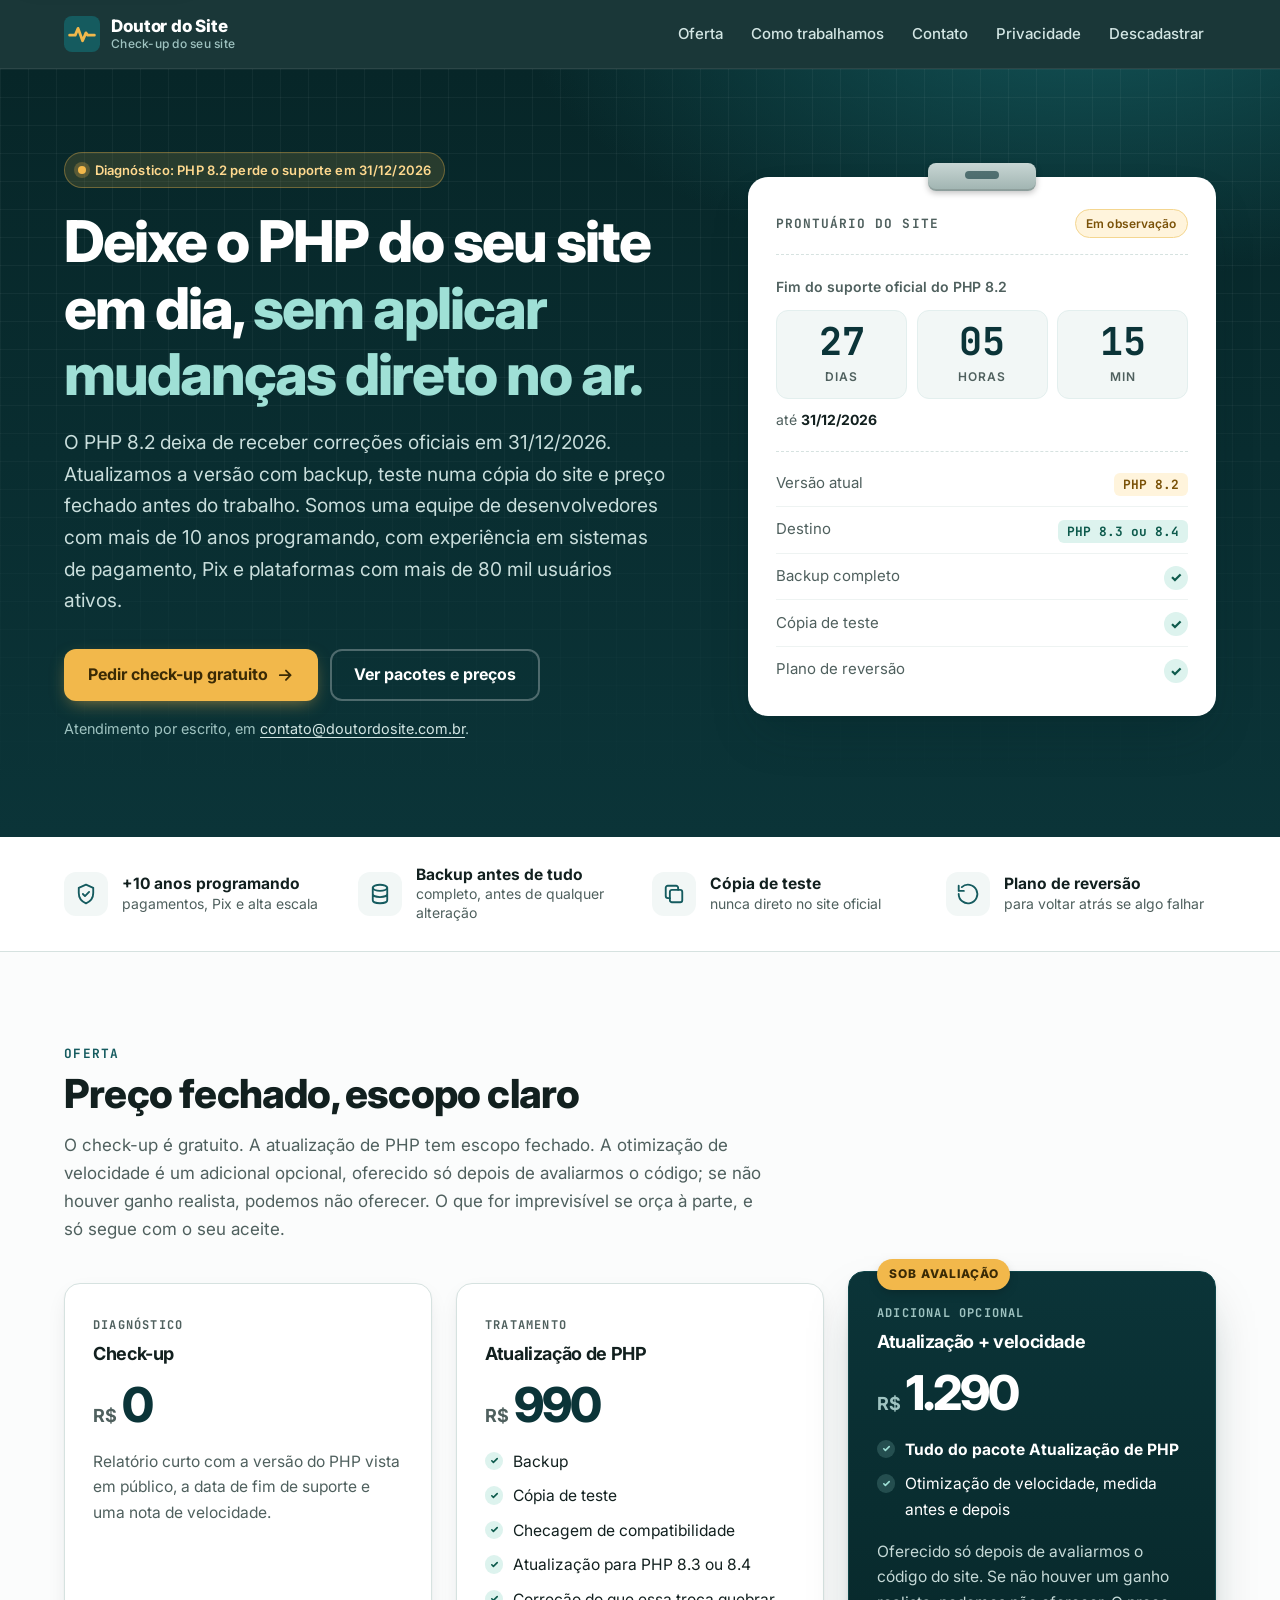
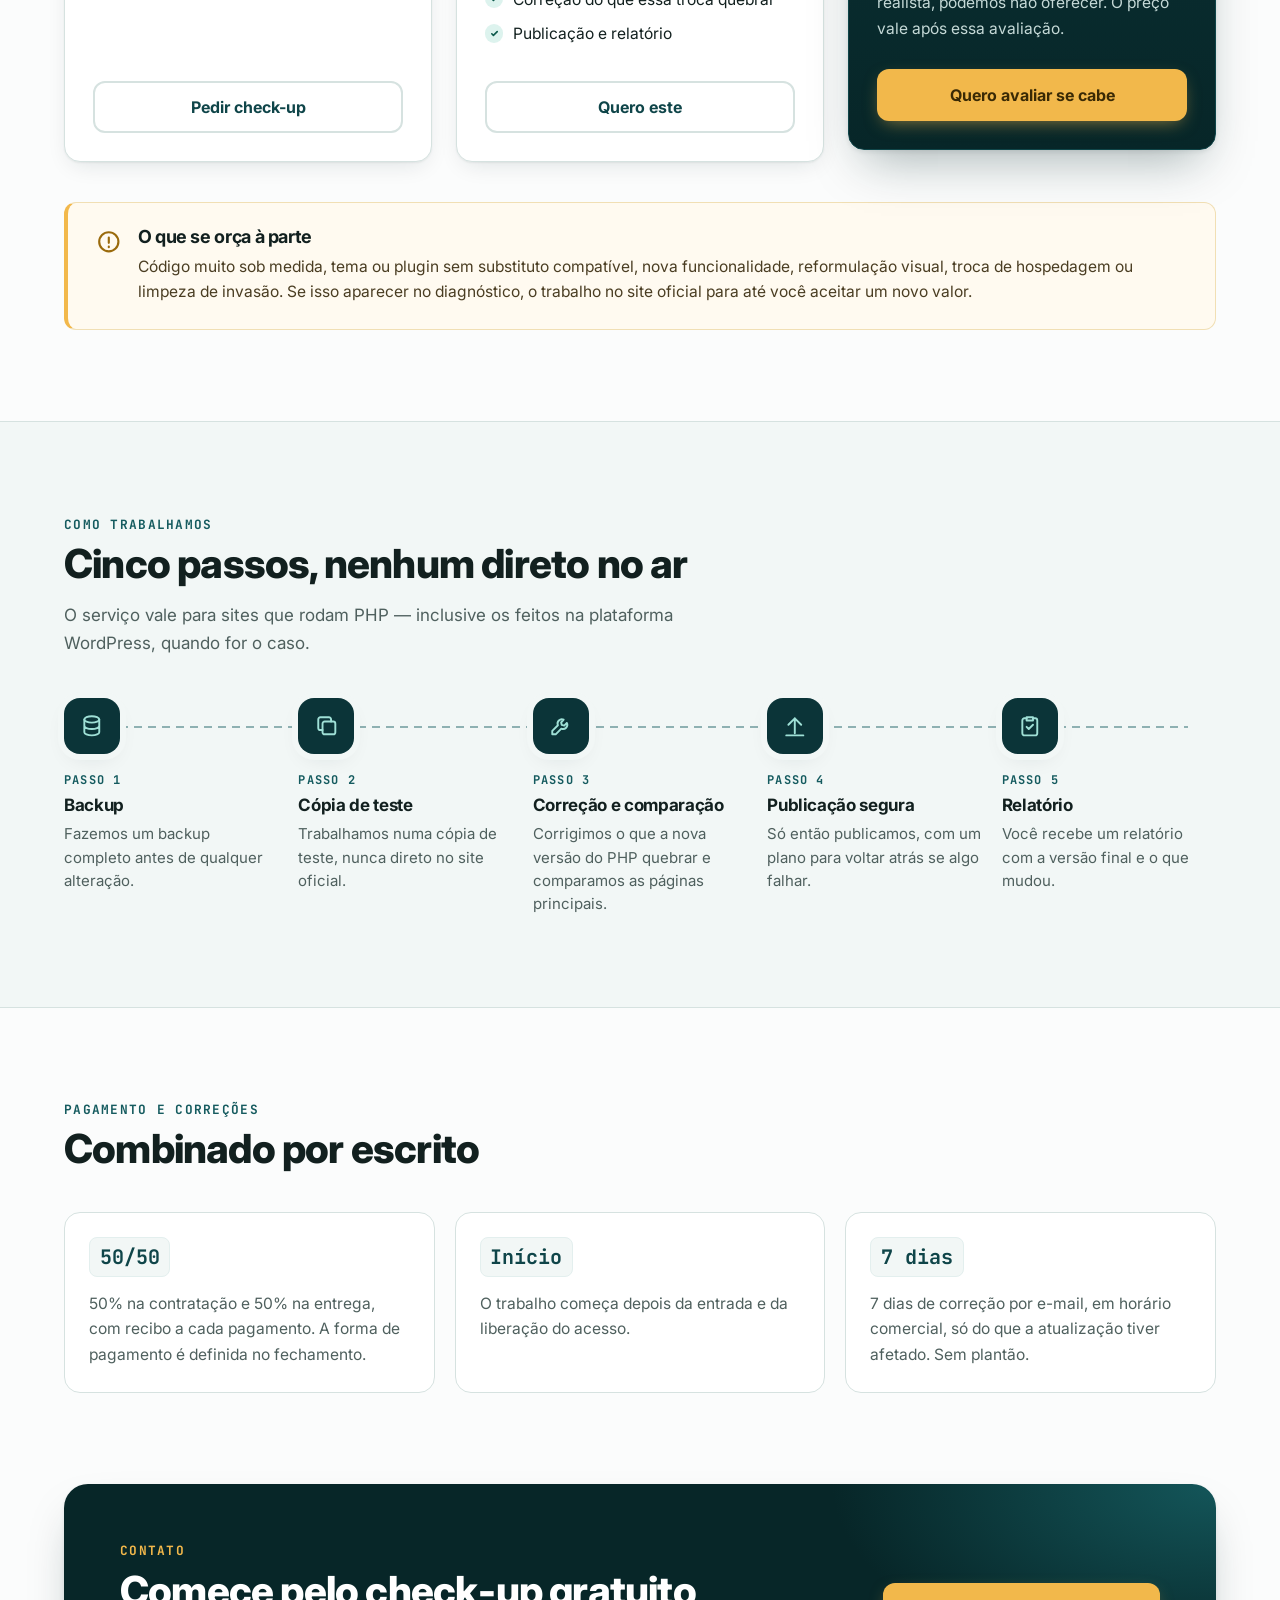
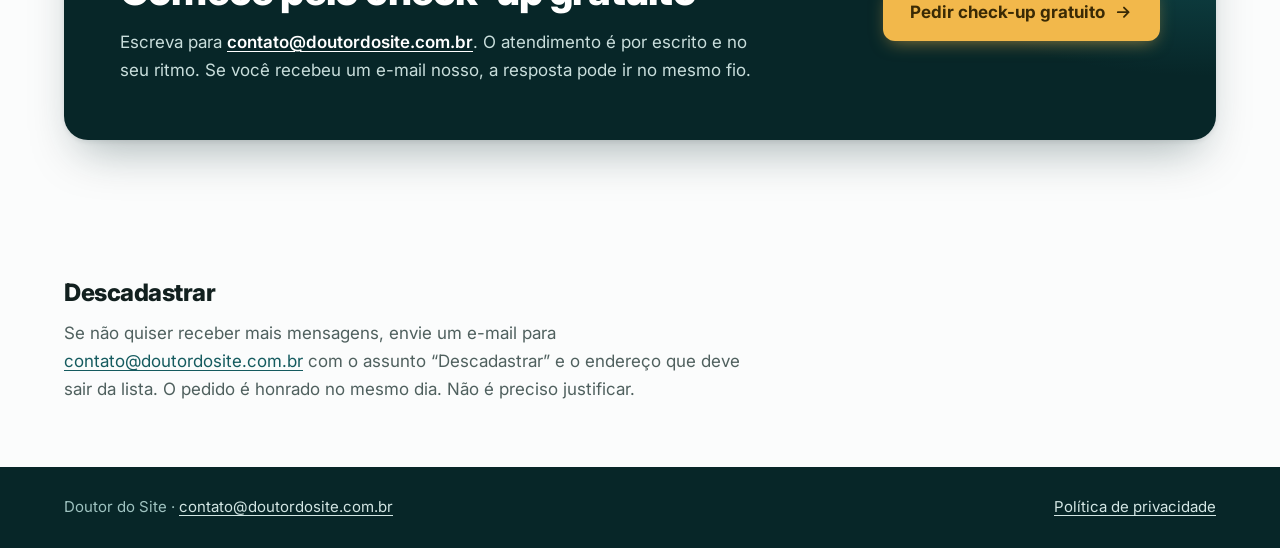
<file: index.html>
<!DOCTYPE html>
<html lang="pt-BR">
<head>
  <meta charset="utf-8">
  <meta name="viewport" content="width=device-width, initial-scale=1">
  <title>Doutor do Site — atualização de PHP com segurança</title>
  <meta name="description" content="Atualização da versão do PHP do seu site, com backup, cópia de teste e preço fechado. O PHP 8.2 perde o suporte oficial em 31/12/2026.">
  <meta name="theme-color" content="#0b3438">
  <link rel="icon" href="data:image/svg+xml,%3Csvg xmlns='http://www.w3.org/2000/svg' viewBox='0 0 64 64'%3E%3Crect width='64' height='64' rx='14' fill='%230b3438'/%3E%3Cpath d='M10 34h10l5-12 8 22 6-14 3 4h12' fill='none' stroke='%23f2b84b' stroke-width='5' stroke-linecap='round' stroke-linejoin='round'/%3E%3C/svg%3E">
  <link rel="preconnect" href="https://fonts.googleapis.com">
  <link rel="preconnect" href="https://fonts.gstatic.com" crossorigin>
  <link href="https://fonts.googleapis.com/css2?family=Inter:wght@400;500;600;700;800&family=JetBrains+Mono:wght@500;700&display=swap" rel="stylesheet">
  <link rel="stylesheet" href="styles.css">
</head>
<body>
  <a class="skip" href="#conteudo">Ir para o conteúdo</a>

  <header class="site-header">
    <div class="wrap header-row">
      <a class="logo" href="index.html" aria-label="Doutor do Site, página inicial">
        <svg class="logo-mark" viewBox="0 0 64 64" aria-hidden="true"><rect width="64" height="64" rx="14"/><path d="M10 34h10l5-12 8 22 6-14 3 4h12"/></svg>
        <span class="logo-text">Doutor do Site<small>Check-up do seu site</small></span>
      </a>
      <nav aria-label="Principal">
        <a href="#oferta">Oferta</a>
        <a href="#como">Como trabalhamos</a>
        <a href="#contato">Contato</a>
        <a href="privacidade.html">Privacidade</a>
        <a href="#descadastrar">Descadastrar</a>
      </nav>
    </div>
  </header>

  <main id="conteudo">
    <section class="hero" aria-labelledby="hero-title">
      <div class="wrap hero-grid">
        <div class="hero-copy">
          <p class="chip chip-warn"><span class="dot" aria-hidden="true"></span>Diagnóstico: PHP 8.2 perde o suporte em 31/12/2026</p>
          <h1 id="hero-title">Deixe o PHP do seu site em dia, <span class="hl">sem aplicar mudanças direto no ar.</span></h1>
          <p class="lede">O PHP 8.2 deixa de receber correções oficiais em 31/12/2026. Atualizamos a versão com backup, teste numa cópia do site e preço fechado antes do trabalho. Somos uma equipe de desenvolvedores com mais de 10 anos programando, com experiência em sistemas de pagamento, Pix e plataformas com mais de 80 mil usuários ativos.</p>
          <div class="cta-row">
            <a class="btn btn-primary" href="mailto:contato@doutordosite.com.br?subject=Quero%20o%20check-up%20gratuito%20do%20meu%20site&amp;body=Ol%C3%A1%2C%20gostaria%20do%20check-up%20gratuito.%20Endere%C3%A7o%20do%20site%3A%20">
              Pedir check-up gratuito
              <svg viewBox="0 0 24 24" aria-hidden="true"><path d="M5 12h14M13 6l6 6-6 6"/></svg>
            </a>
            <a class="btn btn-ghost" href="#oferta">Ver pacotes e preços</a>
          </div>
          <p class="cta-note">Atendimento por escrito, em <a href="mailto:contato@doutordosite.com.br">contato@doutordosite.com.br</a>.</p>
        </div>

        <aside class="chart" aria-label="Prontuário: prazo do PHP 8.2">
          <div class="chart-clip" aria-hidden="true"></div>
          <div class="chart-head">
            <span class="chart-title">Prontuário do site</span>
            <span class="chip chip-small">Em observação</span>
          </div>
          <div class="countdown" data-deadline="2027-01-01T00:00:00-03:00">
            <p class="cd-kicker">Fim do suporte oficial do PHP 8.2</p>
            <p class="cd-static"><time datetime="2026-12-31">31 de dezembro de 2026</time></p>
            <div class="cd-live" hidden>
              <div class="cd-unit"><span class="cd-num" data-unit="d">00</span><span class="cd-lbl">dias</span></div>
              <div class="cd-unit"><span class="cd-num" data-unit="h">00</span><span class="cd-lbl">horas</span></div>
              <div class="cd-unit"><span class="cd-num" data-unit="m">00</span><span class="cd-lbl">min</span></div>
            </div>
            <p class="cd-date" hidden>até <time datetime="2026-12-31">31/12/2026</time></p>
          </div>
          <dl class="chart-rows">
            <div><dt>Versão atual</dt><dd><span class="tag tag-warn">PHP 8.2</span></dd></div>
            <div><dt>Destino</dt><dd><span class="tag tag-ok">PHP 8.3 ou 8.4</span></dd></div>
            <div><dt>Backup completo</dt><dd><span class="check" aria-label="incluído">✓</span></dd></div>
            <div><dt>Cópia de teste</dt><dd><span class="check" aria-label="incluída">✓</span></dd></div>
            <div><dt>Plano de reversão</dt><dd><span class="check" aria-label="incluído">✓</span></dd></div>
          </dl>
        </aside>
      </div>
    </section>

    <section class="trust" aria-label="Por que confiar">
      <div class="wrap trust-grid">
        <div class="trust-item">
          <svg viewBox="0 0 24 24" aria-hidden="true"><path d="M12 3l7 3v5c0 4.5-3 8.3-7 10-4-1.7-7-5.5-7-10V6l7-3z"/><path d="M9 12l2 2 4-4"/></svg>
          <div><strong>+10 anos programando</strong><span>pagamentos, Pix e alta escala</span></div>
        </div>
        <div class="trust-item">
          <svg viewBox="0 0 24 24" aria-hidden="true"><ellipse cx="12" cy="6" rx="7" ry="3"/><path d="M5 6v6c0 1.7 3.1 3 7 3s7-1.3 7-3V6M5 12v6c0 1.7 3.1 3 7 3s7-1.3 7-3v-6"/></svg>
          <div><strong>Backup antes de tudo</strong><span>completo, antes de qualquer alteração</span></div>
        </div>
        <div class="trust-item">
          <svg viewBox="0 0 24 24" aria-hidden="true"><rect x="8" y="8" width="12" height="12" rx="2"/><path d="M16 8V6a2 2 0 0 0-2-2H6a2 2 0 0 0-2 2v8a2 2 0 0 0 2 2h2"/></svg>
          <div><strong>Cópia de teste</strong><span>nunca direto no site oficial</span></div>
        </div>
        <div class="trust-item">
          <svg viewBox="0 0 24 24" aria-hidden="true"><path d="M3 12a9 9 0 1 0 3-6.7"/><path d="M3 4v5h5"/></svg>
          <div><strong>Plano de reversão</strong><span>para voltar atrás se algo falhar</span></div>
        </div>
      </div>
    </section>

    <section id="oferta" class="section" aria-labelledby="oferta-title">
      <div class="wrap">
        <header class="section-head">
          <p class="eyebrow">Oferta</p>
          <h2 id="oferta-title">Preço fechado, escopo claro</h2>
          <p>O check-up é gratuito. A atualização de PHP tem escopo fechado. A otimização de velocidade é um adicional opcional, oferecido só depois de avaliarmos o código; se não houver ganho realista, podemos não oferecer. O que for imprevisível se orça à parte, e só segue com o seu aceite.</p>
        </header>

        <div class="cards">
          <article class="card">
            <p class="card-tag">Diagnóstico</p>
            <h3>Check-up</h3>
            <p class="price"><span class="cur">R$</span>0</p>
            <p class="card-desc">Relatório curto com a versão do PHP vista em público, a data de fim de suporte e uma nota de velocidade.</p>
            <a class="btn btn-outline" href="mailto:contato@doutordosite.com.br?subject=Quero%20o%20check-up%20gratuito%20do%20meu%20site">Pedir check-up</a>
          </article>

          <article class="card">
            <p class="card-tag">Tratamento</p>
            <h3>Atualização de PHP</h3>
            <p class="price"><span class="cur">R$</span>990</p>
            <ul class="card-list">
              <li>Backup</li>
              <li>Cópia de teste</li>
              <li>Checagem de compatibilidade</li>
              <li>Atualização para PHP 8.3 ou 8.4</li>
              <li>Correção do que essa troca quebrar</li>
              <li>Publicação e relatório</li>
            </ul>
            <a class="btn btn-outline" href="mailto:contato@doutordosite.com.br?subject=Atualiza%C3%A7%C3%A3o%20de%20PHP%20(R%24%20990)">Quero este</a>
          </article>

          <article class="card card-featured">
            <p class="badge">Sob avaliação</p>
            <p class="card-tag">Adicional opcional</p>
            <h3>Atualização + velocidade</h3>
            <p class="price"><span class="cur">R$</span>1.290</p>
            <ul class="card-list">
              <li><strong>Tudo do pacote Atualização de PHP</strong></li>
              <li>Otimização de velocidade, medida antes e depois</li>
            </ul>
            <p class="card-desc">Oferecido só depois de avaliarmos o código do site. Se não houver um ganho realista, podemos não oferecer. O preço vale após essa avaliação.</p>
            <a class="btn btn-primary" href="mailto:contato@doutordosite.com.br?subject=Quero%20avaliar%20atualiza%C3%A7%C3%A3o%20%2B%20velocidade">Quero avaliar se cabe</a>
          </article>
        </div>

        <div class="note-box">
          <svg viewBox="0 0 24 24" aria-hidden="true"><circle cx="12" cy="12" r="9"/><path d="M12 8v5M12 16.5v.5"/></svg>
          <div>
            <h3>O que se orça à parte</h3>
            <p>Código muito sob medida, tema ou plugin sem substituto compatível, nova funcionalidade, reformulação visual, troca de hospedagem ou limpeza de invasão. Se isso aparecer no diagnóstico, o trabalho no site oficial para até você aceitar um novo valor.</p>
          </div>
        </div>
      </div>
    </section>

    <section id="como" class="section section-alt" aria-labelledby="como-title">
      <div class="wrap">
        <header class="section-head">
          <p class="eyebrow">Como trabalhamos</p>
          <h2 id="como-title">Cinco passos, nenhum direto no ar</h2>
          <p>O serviço vale para sites que rodam PHP — inclusive os feitos na plataforma WordPress, quando for o caso.</p>
        </header>

        <ol class="timeline">
          <li>
            <span class="tl-icon"><svg viewBox="0 0 24 24" aria-hidden="true"><ellipse cx="12" cy="6" rx="7" ry="3"/><path d="M5 6v6c0 1.7 3.1 3 7 3s7-1.3 7-3V6M5 12v6c0 1.7 3.1 3 7 3s7-1.3 7-3v-6"/></svg></span>
            <span class="tl-step">Passo 1</span>
            <h3>Backup</h3>
            <p>Fazemos um backup completo antes de qualquer alteração.</p>
          </li>
          <li>
            <span class="tl-icon"><svg viewBox="0 0 24 24" aria-hidden="true"><rect x="8" y="8" width="12" height="12" rx="2"/><path d="M16 8V6a2 2 0 0 0-2-2H6a2 2 0 0 0-2 2v8a2 2 0 0 0 2 2h2"/></svg></span>
            <span class="tl-step">Passo 2</span>
            <h3>Cópia de teste</h3>
            <p>Trabalhamos numa cópia de teste, nunca direto no site oficial.</p>
          </li>
          <li>
            <span class="tl-icon"><svg viewBox="0 0 24 24" aria-hidden="true"><path d="M14.7 6.3a4 4 0 0 0-5.4 5.2L4 16.8V20h3.2l5.3-5.3a4 4 0 0 0 5.2-5.4l-2.5 2.5-2.3-.6-.6-2.3 2.4-2.6z"/></svg></span>
            <span class="tl-step">Passo 3</span>
            <h3>Correção e comparação</h3>
            <p>Corrigimos o que a nova versão do PHP quebrar e comparamos as páginas principais.</p>
          </li>
          <li>
            <span class="tl-icon"><svg viewBox="0 0 24 24" aria-hidden="true"><path d="M12 19V5M6 11l6-6 6 6"/><path d="M4 21h16"/></svg></span>
            <span class="tl-step">Passo 4</span>
            <h3>Publicação segura</h3>
            <p>Só então publicamos, com um plano para voltar atrás se algo falhar.</p>
          </li>
          <li>
            <span class="tl-icon"><svg viewBox="0 0 24 24" aria-hidden="true"><path d="M9 4h6v3H9z"/><path d="M15 5h2a2 2 0 0 1 2 2v12a2 2 0 0 1-2 2H7a2 2 0 0 1-2-2V7a2 2 0 0 1 2-2h2"/><path d="M9 13l2 2 4-4"/></svg></span>
            <span class="tl-step">Passo 5</span>
            <h3>Relatório</h3>
            <p>Você recebe um relatório com a versão final e o que mudou.</p>
          </li>
        </ol>
      </div>
    </section>

    <section id="pagamento" class="section" aria-labelledby="pag-title">
      <div class="wrap">
        <header class="section-head">
          <p class="eyebrow">Pagamento e correções</p>
          <h2 id="pag-title">Combinado por escrito</h2>
        </header>
        <ul class="terms">
          <li>
            <span class="term-num">50/50</span>
            <p>50% na contratação e 50% na entrega, com recibo a cada pagamento. A forma de pagamento é definida no fechamento.</p>
          </li>
          <li>
            <span class="term-num">Início</span>
            <p>O trabalho começa depois da entrada e da liberação do acesso.</p>
          </li>
          <li>
            <span class="term-num">7 dias</span>
            <p>7 dias de correção por e-mail, em horário comercial, só do que a atualização tiver afetado. Sem plantão.</p>
          </li>
        </ul>
      </div>
    </section>

    <section id="contato" class="section contact" aria-labelledby="contato-title">
      <div class="wrap contact-box">
        <div>
          <p class="eyebrow eyebrow-light">Contato</p>
          <h2 id="contato-title">Comece pelo check&#8209;up gratuito</h2>
          <p>Escreva para <a href="mailto:contato@doutordosite.com.br">contato@doutordosite.com.br</a>. O atendimento é por escrito e no seu ritmo. Se você recebeu um e-mail nosso, a resposta pode ir no mesmo fio.</p>
        </div>
        <a class="btn btn-primary btn-lg" href="mailto:contato@doutordosite.com.br?subject=Quero%20o%20check-up%20gratuito%20do%20meu%20site&amp;body=Ol%C3%A1%2C%20gostaria%20do%20check-up%20gratuito.%20Endere%C3%A7o%20do%20site%3A%20">
          Pedir check-up gratuito
          <svg viewBox="0 0 24 24" aria-hidden="true"><path d="M5 12h14M13 6l6 6-6 6"/></svg>
        </a>
      </div>
    </section>

    <section id="descadastrar" class="section section-small" aria-labelledby="desc-title">
      <div class="wrap narrow">
        <h2 id="desc-title">Descadastrar</h2>
        <p>Se não quiser receber mais mensagens, envie um e-mail para <a href="mailto:contato@doutordosite.com.br?subject=Descadastrar">contato@doutordosite.com.br</a> com o assunto “Descadastrar” e o endereço que deve sair da lista. O pedido é honrado no mesmo dia. Não é preciso justificar.</p>
      </div>
    </section>
  </main>

  <footer class="site-footer">
    <div class="wrap footer-row">
      <p>Doutor do Site · <a href="mailto:contato@doutordosite.com.br">contato@doutordosite.com.br</a></p>
      <p><a href="privacidade.html">Política de privacidade</a></p>
    </div>
  </footer>

  <script>
    (function () {
      var box = document.querySelector('.countdown');
      if (!box) return;
      var end = new Date(box.getAttribute('data-deadline')).getTime();
      var live = box.querySelector('.cd-live'), stat = box.querySelector('.cd-static'), date = box.querySelector('.cd-date');
      function pad(n) { return (n < 10 ? '0' : '') + n; }
      function tick() {
        var ms = end - Date.now();
        if (ms <= 0) {
          box.querySelector('.cd-kicker').textContent = 'O PHP 8.2 já está sem suporte oficial';
          stat.textContent = 'Desde 31/12/2026 não há mais correções de segurança.';
          stat.hidden = false; live.hidden = true; date.hidden = true;
          return;
        }
        var d = Math.floor(ms / 864e5), h = Math.floor(ms / 36e5) % 24, m = Math.floor(ms / 6e4) % 60;
        box.querySelector('[data-unit="d"]').textContent = d;
        box.querySelector('[data-unit="h"]').textContent = pad(h);
        box.querySelector('[data-unit="m"]').textContent = pad(m);
        stat.hidden = true; live.hidden = false; date.hidden = false;
      }
      tick(); setInterval(tick, 30000);
    })();
  </script>
</body>
</html>
</file>
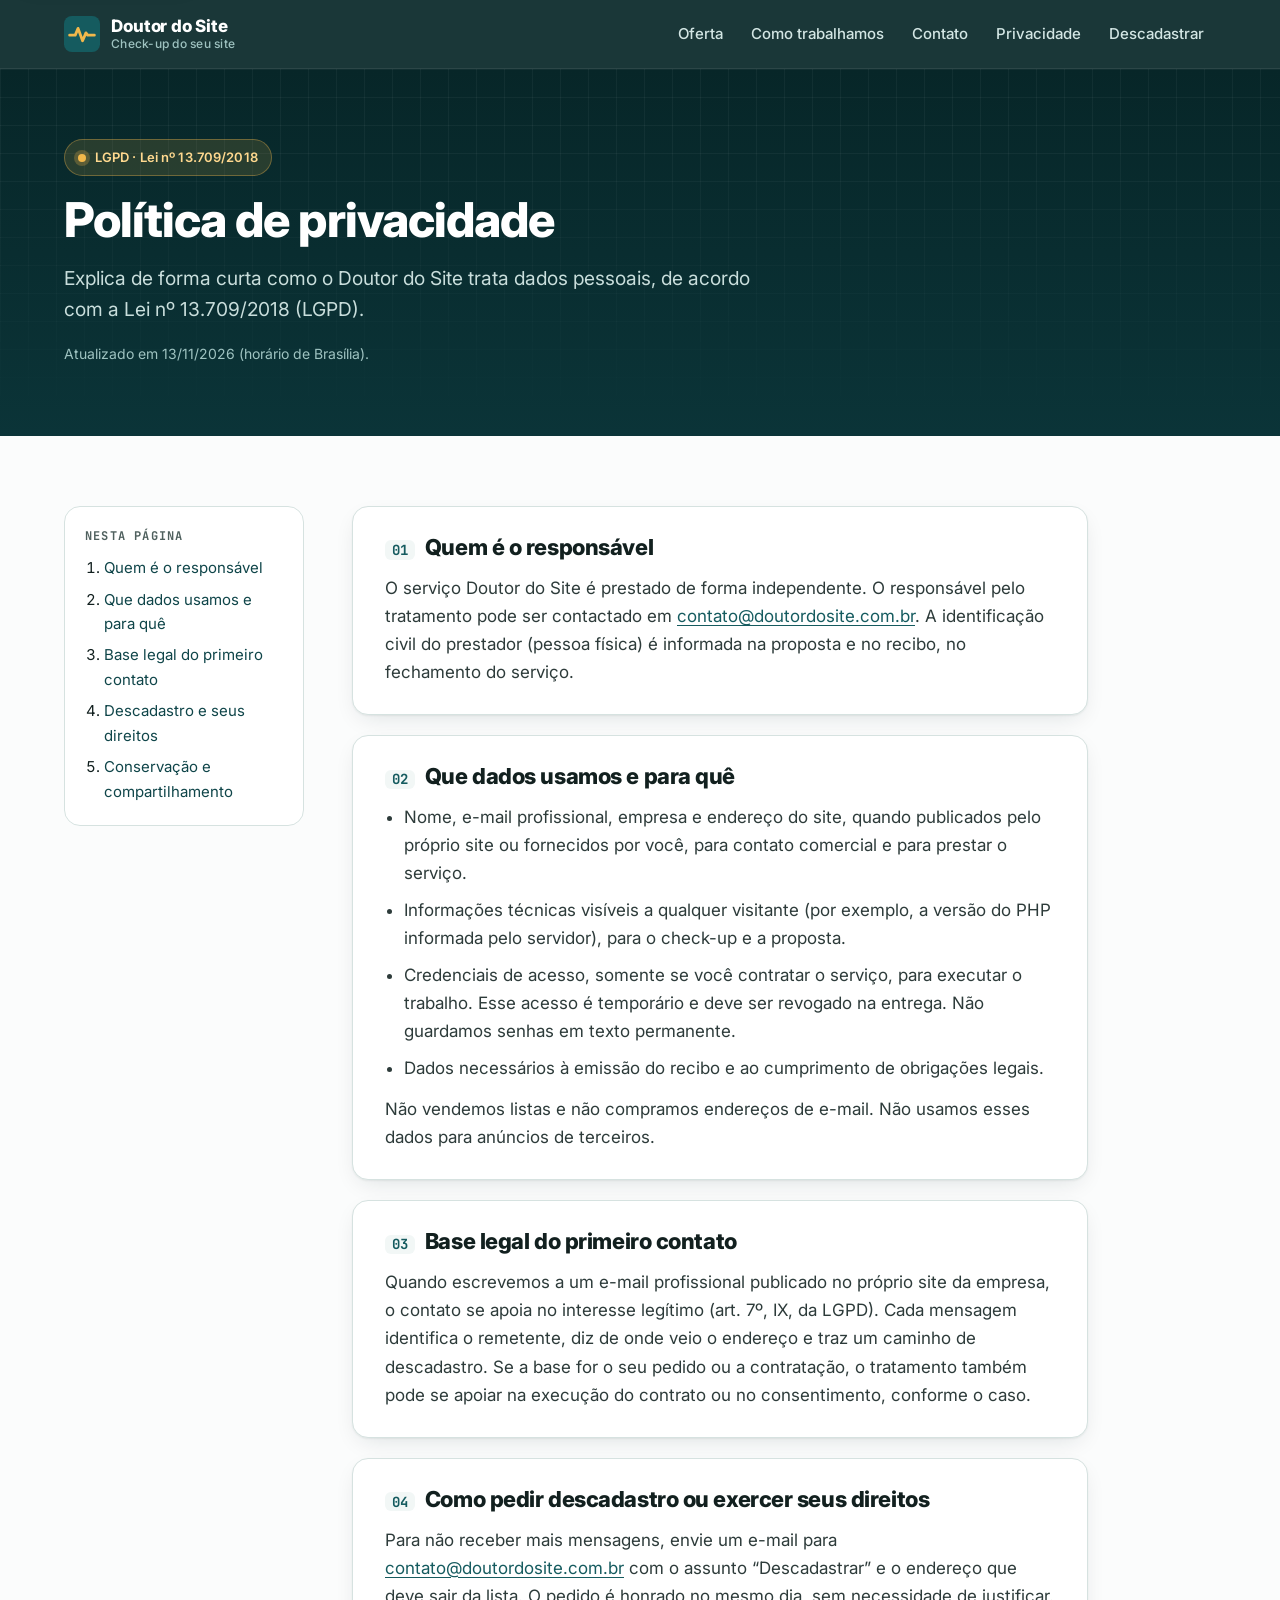
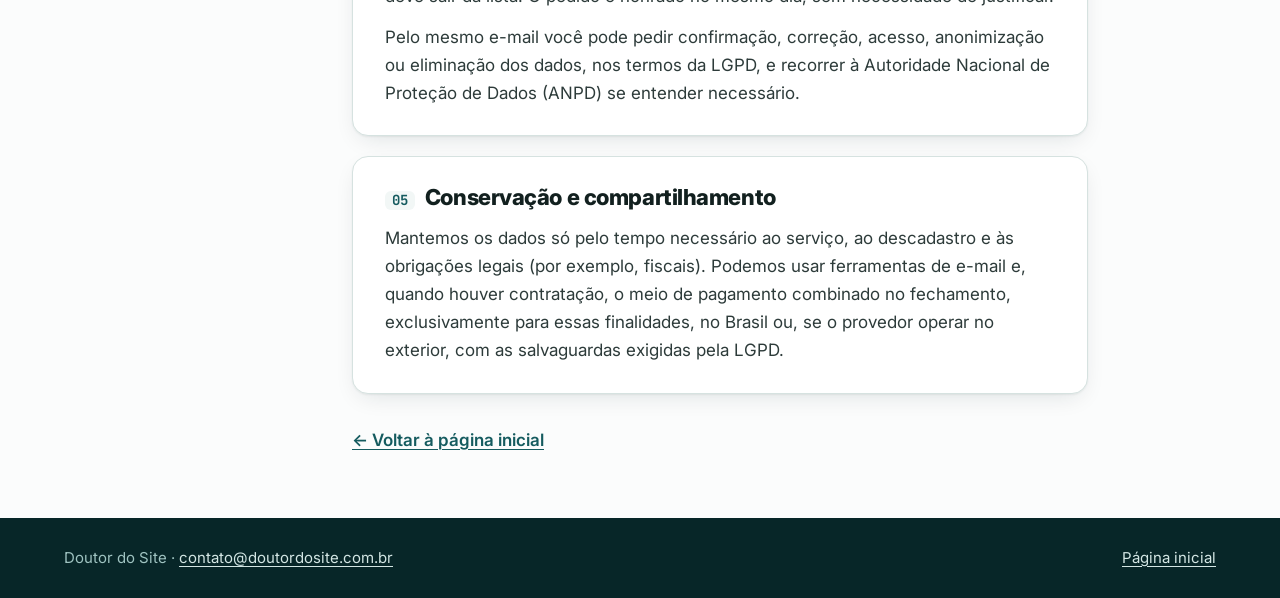
<file: privacidade.html>
<!DOCTYPE html>
<html lang="pt-BR">
<head>
  <meta charset="utf-8">
  <meta name="viewport" content="width=device-width, initial-scale=1">
  <title>Privacidade — Doutor do Site</title>
  <meta name="description" content="Como o Doutor do Site trata dados pessoais, a base legal do contato comercial e como pedir descadastro.">
  <meta name="theme-color" content="#0b3438">
  <link rel="icon" href="data:image/svg+xml,%3Csvg xmlns='http://www.w3.org/2000/svg' viewBox='0 0 64 64'%3E%3Crect width='64' height='64' rx='14' fill='%230b3438'/%3E%3Cpath d='M10 34h10l5-12 8 22 6-14 3 4h12' fill='none' stroke='%23f2b84b' stroke-width='5' stroke-linecap='round' stroke-linejoin='round'/%3E%3C/svg%3E">
  <link rel="preconnect" href="https://fonts.googleapis.com">
  <link rel="preconnect" href="https://fonts.gstatic.com" crossorigin>
  <link href="https://fonts.googleapis.com/css2?family=Inter:wght@400;500;600;700;800&family=JetBrains+Mono:wght@500;700&display=swap" rel="stylesheet">
  <link rel="stylesheet" href="styles.css">
</head>
<body>
  <a class="skip" href="#conteudo">Ir para o conteúdo</a>

  <header class="site-header">
    <div class="wrap header-row">
      <a class="logo" href="index.html" aria-label="Doutor do Site, página inicial">
        <svg class="logo-mark" viewBox="0 0 64 64" aria-hidden="true"><rect width="64" height="64" rx="14"/><path d="M10 34h10l5-12 8 22 6-14 3 4h12"/></svg>
        <span class="logo-text">Doutor do Site<small>Check-up do seu site</small></span>
      </a>
      <nav aria-label="Principal">
        <a href="index.html#oferta">Oferta</a>
        <a href="index.html#como">Como trabalhamos</a>
        <a href="index.html#contato">Contato</a>
        <a href="privacidade.html" aria-current="page">Privacidade</a>
        <a href="#descadastrar">Descadastrar</a>
      </nav>
    </div>
  </header>

  <main id="conteudo">
    <section class="page-hero" aria-labelledby="titulo">
      <div class="wrap">
        <p class="chip"><span class="dot" aria-hidden="true"></span>LGPD · Lei nº 13.709/2018</p>
        <h1 id="titulo">Política de privacidade</h1>
        <p class="lede">Explica de forma curta como o Doutor do Site trata dados pessoais, de acordo com a Lei nº 13.709/2018 (LGPD).</p>
        <p class="meta">Atualizado em 13/11/2026 (horário de Brasília).</p>
      </div>
    </section>

    <div class="doc">
      <div class="wrap doc-grid">
        <nav class="toc" aria-label="Nesta página">
          <p>Nesta página</p>
          <ol>
            <li><a href="#responsavel">Quem é o responsável</a></li>
            <li><a href="#dados">Que dados usamos e para quê</a></li>
            <li><a href="#base-legal">Base legal do primeiro contato</a></li>
            <li><a href="#descadastrar">Descadastro e seus direitos</a></li>
            <li><a href="#conservacao">Conservação e compartilhamento</a></li>
          </ol>
        </nav>

        <div class="doc-body">
          <section id="responsavel" aria-labelledby="h-resp">
            <h2 id="h-resp"><span class="n">01</span>Quem é o responsável</h2>
            <p>O serviço Doutor do Site é prestado de forma independente. O responsável pelo tratamento pode ser contactado em <a href="mailto:contato@doutordosite.com.br">contato@doutordosite.com.br</a>. A identificação civil do prestador (pessoa física) é informada na proposta e no recibo, no fechamento do serviço.</p>
          </section>

          <section id="dados" aria-labelledby="h-dados">
            <h2 id="h-dados"><span class="n">02</span>Que dados usamos e para quê</h2>
            <ul>
              <li>Nome, e-mail profissional, empresa e endereço do site, quando publicados pelo próprio site ou fornecidos por você, para contato comercial e para prestar o serviço.</li>
              <li>Informações técnicas visíveis a qualquer visitante (por exemplo, a versão do PHP informada pelo servidor), para o check-up e a proposta.</li>
              <li>Credenciais de acesso, somente se você contratar o serviço, para executar o trabalho. Esse acesso é temporário e deve ser revogado na entrega. Não guardamos senhas em texto permanente.</li>
              <li>Dados necessários à emissão do recibo e ao cumprimento de obrigações legais.</li>
            </ul>
            <p>Não vendemos listas e não compramos endereços de e-mail. Não usamos esses dados para anúncios de terceiros.</p>
          </section>

          <section id="base-legal" aria-labelledby="h-base">
            <h2 id="h-base"><span class="n">03</span>Base legal do primeiro contato</h2>
            <p>Quando escrevemos a um e-mail profissional publicado no próprio site da empresa, o contato se apoia no interesse legítimo (art. 7º, IX, da LGPD). Cada mensagem identifica o remetente, diz de onde veio o endereço e traz um caminho de descadastro. Se a base for o seu pedido ou a contratação, o tratamento também pode se apoiar na execução do contrato ou no consentimento, conforme o caso.</p>
          </section>

          <section id="descadastrar" aria-labelledby="h-desc">
            <h2 id="h-desc"><span class="n">04</span>Como pedir descadastro ou exercer seus direitos</h2>
            <p>Para não receber mais mensagens, envie um e-mail para <a href="mailto:contato@doutordosite.com.br?subject=Descadastrar">contato@doutordosite.com.br</a> com o assunto “Descadastrar” e o endereço que deve sair da lista. O pedido é honrado no mesmo dia, sem necessidade de justificar.</p>
            <p>Pelo mesmo e-mail você pode pedir confirmação, correção, acesso, anonimização ou eliminação dos dados, nos termos da LGPD, e recorrer à Autoridade Nacional de Proteção de Dados (ANPD) se entender necessário.</p>
          </section>

          <section id="conservacao" aria-labelledby="h-cons">
            <h2 id="h-cons"><span class="n">05</span>Conservação e compartilhamento</h2>
            <p>Mantemos os dados só pelo tempo necessário ao serviço, ao descadastro e às obrigações legais (por exemplo, fiscais). Podemos usar ferramentas de e-mail e, quando houver contratação, o meio de pagamento combinado no fechamento, exclusivamente para essas finalidades, no Brasil ou, se o provedor operar no exterior, com as salvaguardas exigidas pela LGPD.</p>
          </section>

          <a class="back-link" href="index.html">← Voltar à página inicial</a>
        </div>
      </div>
    </div>
  </main>

  <footer class="site-footer">
    <div class="wrap footer-row">
      <p>Doutor do Site · <a href="mailto:contato@doutordosite.com.br">contato@doutordosite.com.br</a></p>
      <p><a href="index.html">Página inicial</a></p>
    </div>
  </footer>
</body>
</html>
</file>
<file: styles.css>
/* Doutor do Site — estilos */
:root {
  --petrol-900: #072628;
  --petrol-800: #0b3438;
  --petrol-700: #0f4549;
  --petrol-600: #155b5f;
  --petrol-100: #e3efee;
  --petrol-50: #f2f7f6;
  --accent: #f2b84b;
  --accent-600: #e2a532;
  --accent-ink: #3a2a05;
  --ink: #12201f;
  --muted: #4f605e;
  --line: #d6e2e0;
  --paper: #fbfcfc;
  --white: #ffffff;
  --radius: 16px;
  --shadow: 0 1px 2px rgba(7, 38, 40, .06), 0 8px 24px -8px rgba(7, 38, 40, .14);
  --shadow-lg: 0 2px 4px rgba(7, 38, 40, .08), 0 24px 48px -16px rgba(7, 38, 40, .35);
  --font: "Inter", system-ui, -apple-system, "Segoe UI", Roboto, "Helvetica Neue", Arial, sans-serif;
  --mono: "JetBrains Mono", ui-monospace, SFMono-Regular, Menlo, Consolas, monospace;
}

*, *::before, *::after { box-sizing: border-box; }
html { scroll-behavior: smooth; -webkit-text-size-adjust: 100%; }
@media (prefers-reduced-motion: reduce) { html { scroll-behavior: auto; } * { transition: none !important; } }

body {
  margin: 0;
  color: var(--ink);
  background: var(--paper);
  font-family: var(--font);
  font-size: 1.0625rem;
  line-height: 1.65;
  -webkit-font-smoothing: antialiased;
}

h1, h2, h3 { line-height: 1.15; letter-spacing: -0.02em; margin: 0; }
h2 { font-size: clamp(1.75rem, 1.2rem + 2vw, 2.5rem); font-weight: 800; }
h3 { font-size: 1.125rem; font-weight: 700; }
p { margin: 0; }

a { color: var(--petrol-600); text-decoration-thickness: 1px; text-underline-offset: .18em; }
a:hover { color: var(--petrol-800); }
:focus-visible { outline: 3px solid var(--accent); outline-offset: 3px; border-radius: 6px; }

svg { flex: none; }

.wrap { width: min(72rem, calc(100% - 2.5rem)); margin-inline: auto; }
.narrow > * { max-width: 44rem; }

/* Rascunho + skip link */
.draft-banner {
  background: var(--accent);
  color: var(--accent-ink);
  text-align: center;
  font-size: .875rem;
  font-weight: 600;
  padding: .45rem 1rem;
}
.skip {
  position: absolute; left: 1rem; top: -4rem; z-index: 100;
  background: var(--white); color: var(--petrol-800);
  padding: .6rem 1rem; border-radius: 8px; font-weight: 600; box-shadow: var(--shadow);
}
.skip:focus { top: 1rem; }

/* Header */
.site-header {
  position: sticky; top: 0; z-index: 50;
  background: rgba(7, 38, 40, .92);
  backdrop-filter: saturate(140%) blur(10px);
  -webkit-backdrop-filter: saturate(140%) blur(10px);
  border-bottom: 1px solid rgba(255, 255, 255, .08);
}
.header-row { display: flex; align-items: center; justify-content: space-between; gap: 1.5rem; min-height: 4.25rem; }
.logo { display: inline-flex; align-items: center; gap: .7rem; color: var(--white); text-decoration: none; }
.logo:hover { color: var(--white); }
.logo-mark { width: 2.25rem; height: 2.25rem; }
.logo-mark rect { fill: var(--petrol-600); }
.logo-mark path { fill: none; stroke: var(--accent); stroke-width: 5; stroke-linecap: round; stroke-linejoin: round; }
.logo-text { display: flex; flex-direction: column; font-weight: 800; font-size: 1.0625rem; line-height: 1.15; letter-spacing: -0.01em; }
.logo-text small { font-weight: 500; font-size: .75rem; color: #9fc3c1; letter-spacing: .02em; }
.site-header nav { display: flex; flex-wrap: wrap; gap: .25rem; }
.site-header nav a {
  color: #d3e6e4; text-decoration: none; font-size: .9375rem; font-weight: 500;
  padding: .45rem .75rem; border-radius: 8px;
}
.site-header nav a:hover { color: var(--white); background: rgba(255, 255, 255, .08); }

/* Buttons */
.btn {
  display: inline-flex; align-items: center; justify-content: center; gap: .55rem;
  font: inherit; font-weight: 700; font-size: 1rem; line-height: 1.2;
  padding: .9rem 1.35rem; border-radius: 12px; text-decoration: none;
  border: 2px solid transparent; transition: transform .15s ease, background-color .15s ease, box-shadow .15s ease;
}
.btn svg { width: 1.15rem; height: 1.15rem; fill: none; stroke: currentColor; stroke-width: 2.4; stroke-linecap: round; stroke-linejoin: round; }
.btn-primary { background: var(--accent); color: var(--accent-ink); box-shadow: 0 6px 18px -6px rgba(242, 184, 75, .6); }
.btn-primary:hover { background: var(--accent-600); color: var(--accent-ink); transform: translateY(-1px); }
.btn-ghost { color: var(--white); border-color: rgba(255, 255, 255, .28); }
.btn-ghost:hover { color: var(--white); background: rgba(255, 255, 255, .08); border-color: rgba(255, 255, 255, .5); }
.btn-outline { color: var(--petrol-700); border-color: var(--line); background: var(--white); }
.btn-outline:hover { color: var(--petrol-800); border-color: var(--petrol-600); }
.btn-lg { padding: 1.05rem 1.6rem; font-size: 1.0625rem; }

/* Chips */
.chip {
  display: inline-flex; align-items: center; gap: .55rem;
  font-size: .8125rem; font-weight: 600; letter-spacing: .01em;
  padding: .4rem .8rem; border-radius: 999px;
  background: rgba(242, 184, 75, .14); color: #ffd98f; border: 1px solid rgba(242, 184, 75, .35);
}
.chip .dot { width: .5rem; height: .5rem; border-radius: 50%; background: var(--accent); box-shadow: 0 0 0 4px rgba(242, 184, 75, .25); }
.chip-small { font-size: .75rem; padding: .25rem .65rem; background: #fff4dc; color: #7a5208; border-color: #f4d690; }

/* Hero */
.hero {
  position: relative; overflow: hidden;
  color: var(--white);
  background:
    radial-gradient(60rem 30rem at 85% -10%, rgba(21, 91, 95, .9), transparent 60%),
    linear-gradient(180deg, var(--petrol-900), var(--petrol-800));
  padding: clamp(3rem, 2rem + 4vw, 6rem) 0 clamp(3.5rem, 2rem + 5vw, 6.5rem);
}
.hero::before {
  /* papel quadriculado de prontuário */
  content: ""; position: absolute; inset: 0; pointer-events: none;
  background-image:
    linear-gradient(rgba(255, 255, 255, .045) 1px, transparent 1px),
    linear-gradient(90deg, rgba(255, 255, 255, .045) 1px, transparent 1px);
  background-size: 28px 28px;
  mask-image: linear-gradient(180deg, #000 30%, transparent 100%);
  -webkit-mask-image: linear-gradient(180deg, #000 30%, transparent 100%);
}
.hero-grid { position: relative; display: grid; grid-template-columns: 1.15fr .85fr; gap: clamp(2rem, 4vw, 4.5rem); align-items: center; }
.hero h1 { font-size: clamp(2.1rem, 1.3rem + 3.2vw, 3.6rem); font-weight: 800; letter-spacing: -0.035em; margin: 1.25rem 0 1.25rem; }
.hero h1 .hl { color: #9fe0d6; }
.lede { font-size: clamp(1.0625rem, 1rem + .3vw, 1.2rem); color: #c9dedc; max-width: 38rem; }
.cta-row { display: flex; flex-wrap: wrap; gap: .75rem; margin-top: 2rem; }
.cta-note { margin-top: 1rem; font-size: .9rem; color: #9fc3c1; }
.cta-note a { color: #d3e6e4; }

/* Prontuário (cartão do hero) */
.chart {
  position: relative;
  background: var(--white); color: var(--ink);
  border-radius: 20px; padding: 2rem 1.75rem 1.5rem;
  box-shadow: var(--shadow-lg);
}
.chart-clip {
  position: absolute; top: -14px; left: 50%; transform: translateX(-50%);
  width: 108px; height: 28px; border-radius: 8px;
  background: linear-gradient(180deg, #c8d6d4, #9fb3b0);
  box-shadow: inset 0 -2px 0 rgba(0, 0, 0, .12), 0 2px 6px rgba(0, 0, 0, .25);
}
.chart-clip::after { content: ""; position: absolute; left: 50%; top: 8px; transform: translateX(-50%); width: 34px; height: 8px; border-radius: 4px; background: var(--petrol-800); opacity: .6; }
.chart-head { display: flex; align-items: center; justify-content: space-between; gap: 1rem; padding-bottom: 1rem; border-bottom: 1px dashed var(--line); }
.chart-title { font-family: var(--mono); font-size: .8rem; font-weight: 700; text-transform: uppercase; letter-spacing: .08em; color: var(--muted); }

.countdown { padding: 1.25rem 0 1.25rem; border-bottom: 1px dashed var(--line); }
.cd-kicker { font-size: .875rem; font-weight: 600; color: var(--muted); }
.cd-static { margin-top: .35rem; font-size: clamp(1.6rem, 1.2rem + 1.4vw, 2.1rem); font-weight: 800; letter-spacing: -0.02em; color: var(--petrol-800); line-height: 1.2; }
.cd-live { display: grid; grid-template-columns: repeat(3, 1fr); gap: .6rem; margin-top: .75rem; }
.cd-live[hidden], .cd-static[hidden], .cd-date[hidden] { display: none; }
.cd-unit { background: var(--petrol-50); border: 1px solid var(--petrol-100); border-radius: 12px; padding: .7rem .5rem; text-align: center; }
.cd-num { display: block; font-family: var(--mono); font-weight: 700; font-size: clamp(1.75rem, 1.3rem + 1.5vw, 2.4rem); line-height: 1; color: var(--petrol-800); font-variant-numeric: tabular-nums; }
.cd-lbl { display: block; margin-top: .35rem; font-size: .75rem; font-weight: 600; text-transform: uppercase; letter-spacing: .08em; color: var(--muted); }
.cd-date { margin-top: .6rem; font-size: .875rem; color: var(--muted); }
.cd-date time { font-weight: 700; color: var(--ink); }

.chart-rows { margin: 0; padding-top: .5rem; }
.chart-rows div { display: flex; align-items: center; justify-content: space-between; gap: 1rem; padding: .55rem 0; border-bottom: 1px solid #eef3f2; }
.chart-rows div:last-child { border-bottom: 0; }
.chart-rows dt { font-size: .9375rem; color: var(--muted); }
.chart-rows dd { margin: 0; }
.tag { font-family: var(--mono); font-size: .8rem; font-weight: 700; padding: .2rem .55rem; border-radius: 6px; white-space: nowrap; }
.tag-warn { background: #fff4dc; color: #7a5208; }
.tag-ok { background: #ddf3ee; color: #0d5a4c; }
.check { display: inline-grid; place-items: center; width: 1.5rem; height: 1.5rem; border-radius: 50%; background: #ddf3ee; color: #0d5a4c; font-weight: 800; font-size: .85rem; }

/* Trust */
.trust { background: var(--white); border-bottom: 1px solid var(--line); }
.trust-grid { display: grid; grid-template-columns: repeat(4, 1fr); gap: 1.5rem; padding: 1.75rem 0; }
.trust-item { display: flex; align-items: center; gap: .85rem; }
.trust-item svg { width: 2.75rem; height: 2.75rem; padding: .6rem; border-radius: 12px; background: var(--petrol-50); fill: none; stroke: var(--petrol-600); stroke-width: 1.8; stroke-linecap: round; stroke-linejoin: round; }
.trust-item strong { display: block; font-size: .975rem; line-height: 1.3; }
.trust-item span { display: block; font-size: .875rem; color: var(--muted); line-height: 1.35; }

/* Sections */
.section { padding: clamp(3.5rem, 2.5rem + 4vw, 6rem) 0; }
.section-alt { background: var(--petrol-50); border-block: 1px solid var(--line); }
.section-small { padding: 3rem 0 4rem; }
.section-small h2 { font-size: 1.5rem; margin-bottom: .75rem; }
.section-small p { color: var(--muted); }
.section-head { max-width: 44rem; margin-bottom: 2.5rem; }
.section-head h2 { margin: .4rem 0 .9rem; }
.section-head p:not(.eyebrow) { color: var(--muted); font-size: 1.0625rem; }
.eyebrow { font-family: var(--mono); font-size: .8rem; font-weight: 700; text-transform: uppercase; letter-spacing: .1em; color: var(--petrol-600); }
.eyebrow-light { color: var(--accent); }

/* Cards */
.cards { display: grid; grid-template-columns: repeat(3, 1fr); gap: 1.5rem; align-items: stretch; }
.card {
  position: relative; display: flex; flex-direction: column;
  background: var(--white); border: 1px solid var(--line); border-radius: var(--radius);
  padding: 2rem 1.75rem 1.75rem; box-shadow: var(--shadow);
}
.card-tag { font-family: var(--mono); font-size: .75rem; font-weight: 700; text-transform: uppercase; letter-spacing: .1em; color: var(--muted); margin-bottom: .5rem; }
.price { display: flex; align-items: baseline; gap: .3rem; margin: 1rem 0 1.25rem; font-size: 3rem; font-weight: 800; letter-spacing: -0.04em; line-height: 1; color: var(--petrol-800); }
.price .cur { font-size: 1.125rem; font-weight: 700; letter-spacing: 0; color: var(--muted); }
.card-desc { color: var(--muted); font-size: .975rem; }
.card-list { list-style: none; margin: 0; padding: 0; display: grid; gap: .55rem; font-size: .975rem; }
.card-list li { position: relative; padding-left: 1.75rem; }
.card-list li::before {
  content: ""; position: absolute; left: 0; top: .2rem; width: 1.15rem; height: 1.15rem; border-radius: 50%;
  background: #ddf3ee url("data:image/svg+xml,%3Csvg xmlns='http://www.w3.org/2000/svg' viewBox='0 0 24 24'%3E%3Cpath d='M7 12.5l3 3 7-7' fill='none' stroke='%230d5a4c' stroke-width='3' stroke-linecap='round' stroke-linejoin='round'/%3E%3C/svg%3E") center / 72% no-repeat;
}
.card .btn { margin-top: auto; }
.card > .card-desc, .card > .card-list { margin-bottom: 1.75rem; }
.card-featured {
  background: linear-gradient(180deg, var(--petrol-800), var(--petrol-900));
  color: var(--white); border-color: var(--petrol-700); box-shadow: var(--shadow-lg);
  transform: translateY(-.75rem);
}
.card-featured .card-tag { color: #9fc3c1; }
.card-featured .price { color: var(--white); }
.card-featured .price .cur { color: #9fc3c1; }
.card-featured .card-list li::before { background-color: rgba(159, 224, 214, .18); background-image: url("data:image/svg+xml,%3Csvg xmlns='http://www.w3.org/2000/svg' viewBox='0 0 24 24'%3E%3Cpath d='M7 12.5l3 3 7-7' fill='none' stroke='%239fe0d6' stroke-width='3' stroke-linecap='round' stroke-linejoin='round'/%3E%3C/svg%3E"); }
.card-featured .card-desc { color: #c5d9d7; }
.card > .card-list + .card-desc { margin-top: -0.75rem; }
.badge {
  position: absolute; top: -.85rem; left: 1.75rem;
  background: var(--accent); color: var(--accent-ink);
  font-size: .75rem; font-weight: 800; text-transform: uppercase; letter-spacing: .08em;
  padding: .35rem .75rem; border-radius: 999px; box-shadow: 0 4px 12px -4px rgba(0, 0, 0, .35);
}

.note-box {
  display: flex; gap: 1rem; margin-top: 2.5rem; padding: 1.5rem 1.75rem;
  background: #fffaf0; border: 1px solid #f1dfb4; border-left: 4px solid var(--accent); border-radius: 12px;
}
.note-box svg { width: 1.6rem; height: 1.6rem; margin-top: .1rem; fill: none; stroke: #9a6a0c; stroke-width: 2; stroke-linecap: round; }
.note-box h3 { margin-bottom: .35rem; }
.note-box p { color: #4a3d22; font-size: .975rem; }

/* Timeline */
.timeline { list-style: none; margin: 0; padding: 0; display: grid; grid-template-columns: repeat(5, 1fr); gap: 1.25rem; position: relative; counter-reset: step; }
.timeline::before {
  content: ""; position: absolute; top: 1.75rem; left: 1.75rem; right: 1.75rem; height: 2px;
  background: repeating-linear-gradient(90deg, var(--petrol-600) 0 8px, transparent 8px 14px); opacity: .45;
}
.timeline li { position: relative; }
.tl-icon {
  position: relative; display: grid; place-items: center; width: 3.5rem; height: 3.5rem; border-radius: 16px;
  background: var(--petrol-800); box-shadow: 0 0 0 6px var(--petrol-50), var(--shadow);
}
.tl-icon svg { width: 1.6rem; height: 1.6rem; fill: none; stroke: #9fe0d6; stroke-width: 1.8; stroke-linecap: round; stroke-linejoin: round; }
.tl-step { display: block; margin-top: 1.1rem; font-family: var(--mono); font-size: .75rem; font-weight: 700; text-transform: uppercase; letter-spacing: .1em; color: var(--petrol-600); }
.timeline h3 { margin: .3rem 0 .45rem; font-size: 1.0625rem; }
.timeline p { color: var(--muted); font-size: .9375rem; line-height: 1.55; }

/* Pagamento */
.terms { list-style: none; margin: 0; padding: 0; display: grid; grid-template-columns: repeat(3, 1fr); gap: 1.25rem; }
.terms li { background: var(--white); border: 1px solid var(--line); border-radius: var(--radius); padding: 1.5rem; }
.term-num { display: inline-block; font-family: var(--mono); font-weight: 700; font-size: 1.25rem; color: var(--petrol-700); background: var(--petrol-50); border: 1px solid var(--petrol-100); border-radius: 8px; padding: .15rem .6rem; margin-bottom: .85rem; }
.terms p { color: var(--muted); font-size: .975rem; }

/* Contato */
.contact { padding-top: 0; }
.contact-box {
  display: flex; align-items: center; justify-content: space-between; gap: 2rem;
  background:
    radial-gradient(40rem 20rem at 100% 0%, rgba(21, 91, 95, .9), transparent 60%),
    var(--petrol-900);
  color: var(--white); border-radius: 24px; padding: clamp(2rem, 1.5rem + 2.5vw, 3.5rem);
  box-shadow: var(--shadow-lg);
}
.contact-box h2 { margin: .4rem 0 .9rem; }
.contact-box p:not(.eyebrow) { color: #c9dedc; max-width: 40rem; }
.contact-box a:not(.btn) { color: var(--white); font-weight: 600; }
.contact-box .btn { flex: none; }

/* Footer */
.site-footer { background: var(--petrol-900); color: #9fc3c1; font-size: .9375rem; }
.footer-row { display: flex; flex-wrap: wrap; justify-content: space-between; gap: .75rem 2rem; padding: 1.75rem 0; }
.site-footer a { color: #d3e6e4; }
.site-footer a:hover { color: var(--white); }

/* Página de privacidade */
.page-hero { background: linear-gradient(180deg, var(--petrol-900), var(--petrol-800)); color: var(--white); padding: clamp(2.5rem, 2rem + 3vw, 4.5rem) 0; position: relative; overflow: hidden; }
.page-hero::before { content: ""; position: absolute; inset: 0; background-image: linear-gradient(rgba(255,255,255,.045) 1px, transparent 1px), linear-gradient(90deg, rgba(255,255,255,.045) 1px, transparent 1px); background-size: 28px 28px; mask-image: linear-gradient(180deg, #000 20%, transparent 100%); -webkit-mask-image: linear-gradient(180deg, #000 20%, transparent 100%); }
.page-hero .wrap { position: relative; }
.page-hero h1 { font-size: clamp(2rem, 1.4rem + 2.4vw, 3rem); font-weight: 800; margin: 1rem 0 1rem; }
.page-hero .lede { max-width: 44rem; }
.page-hero .meta { margin-top: 1rem; font-size: .875rem; color: #9fc3c1; }
.doc { padding: clamp(2.5rem, 2rem + 3vw, 4.5rem) 0 4rem; }
.doc-grid { display: grid; grid-template-columns: 15rem 1fr; gap: 3rem; align-items: start; }
.toc { position: sticky; top: 6rem; background: var(--white); border: 1px solid var(--line); border-radius: var(--radius); padding: 1.25rem; }
.toc p { font-family: var(--mono); font-size: .75rem; font-weight: 700; text-transform: uppercase; letter-spacing: .1em; color: var(--muted); margin-bottom: .6rem; }
.toc ol { margin: 0; padding-left: 1.2rem; display: grid; gap: .4rem; font-size: .9375rem; }
.toc a { text-decoration: none; color: var(--petrol-700); }
.toc a:hover { text-decoration: underline; }
.doc-body { max-width: 46rem; }
.doc-body section { background: var(--white); border: 1px solid var(--line); border-radius: var(--radius); padding: 1.75rem 2rem; margin-bottom: 1.25rem; box-shadow: var(--shadow); scroll-margin-top: 6rem; }
.doc-body h2 { font-size: 1.375rem; margin-bottom: .85rem; display: flex; align-items: baseline; gap: .65rem; }
.doc-body h2 .n { font-family: var(--mono); font-size: .875rem; font-weight: 700; color: var(--petrol-600); background: var(--petrol-50); border-radius: 6px; padding: .1rem .45rem; }
.doc-body p + p, .doc-body ul + p { margin-top: .85rem; }
.doc-body p, .doc-body li { color: #2d3b3a; }
.doc-body ul { margin: 0; padding-left: 1.2rem; display: grid; gap: .55rem; }
.back-link { display: inline-flex; align-items: center; gap: .4rem; margin-top: .75rem; font-weight: 600; }

/* Responsivo */
@media (max-width: 1080px) {
  .timeline { grid-template-columns: 1fr; gap: 0; }
  .timeline::before { top: 1.75rem; bottom: 1.75rem; left: 1.75rem; right: auto; width: 2px; height: auto; background: repeating-linear-gradient(180deg, var(--petrol-600) 0 8px, transparent 8px 14px); }
  .timeline li { display: grid; grid-template-columns: 3.5rem 1fr; column-gap: 1.25rem; padding-bottom: 1.75rem; }
  .timeline li:last-child { padding-bottom: 0; }
  .tl-icon { grid-row: 1 / span 3; }
  .tl-step { margin-top: .2rem; }
  .trust-grid { grid-template-columns: repeat(2, 1fr); }
}
@media (max-width: 960px) {
  .hero-grid { grid-template-columns: 1fr; }
  .chart { max-width: 30rem; margin-top: 1rem; }
  .cards { grid-template-columns: 1fr; max-width: 32rem; gap: 2rem; }
  .card-featured { transform: none; }
  .terms { grid-template-columns: 1fr; }
  .contact-box { flex-direction: column; align-items: flex-start; }
  .doc-grid { grid-template-columns: 1fr; gap: 1.5rem; }
  .toc { position: static; }
}
@media (max-width: 760px) {
  .header-row { flex-direction: column; align-items: flex-start; gap: .5rem; padding: .75rem 0; }
  .site-header { position: static; }
  .site-header nav { margin-left: -.75rem; gap: 0; }
  .site-header nav a { padding: .4rem .65rem; font-size: .875rem; }
}
@media (max-width: 520px) {
  .wrap { width: calc(100% - 2.5rem); }
  .cta-row .btn { width: 100%; }
  .contact-box .btn { width: 100%; }
  .trust-grid { grid-template-columns: 1fr; gap: 1rem; }
  .chart { padding: 1.75rem 1.25rem 1.25rem; }
  .doc-body section { padding: 1.5rem 1.25rem; }
  .note-box { flex-direction: column; gap: .5rem; padding: 1.25rem; }
}
</file>
